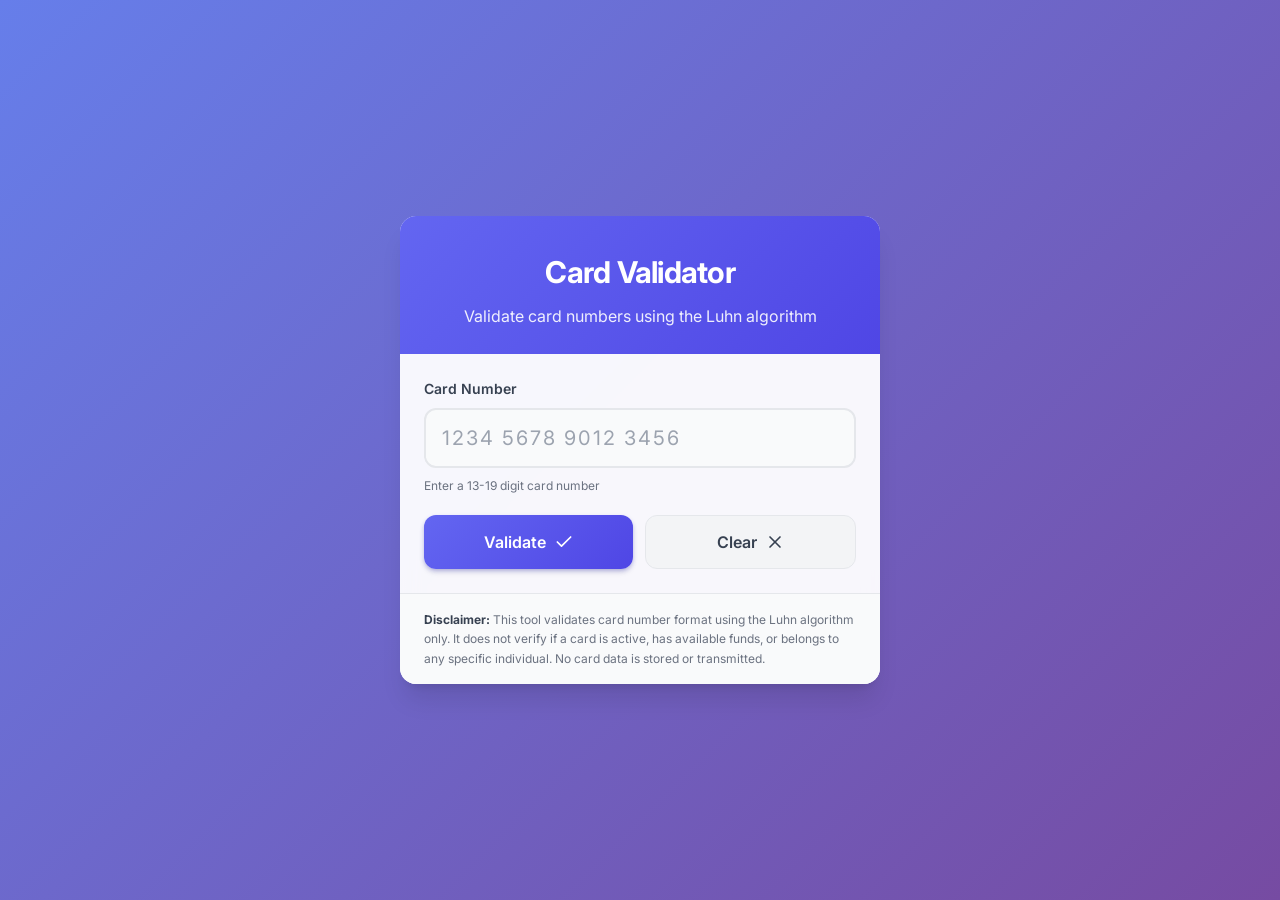
<file: index.html>
<!DOCTYPE html>
<html lang="en">
<head>
    <meta charset="UTF-8">
    <meta name="viewport" content="width=device-width, initial-scale=1.0">
    <meta name="description" content="Validate credit and debit card numbers using the Luhn algorithm. Free online card number format checker.">
    <title>Card Validator - Luhn Algorithm Checker</title>
    <link rel="preconnect" href="https://fonts.googleapis.com">
    <link rel="preconnect" href="https://fonts.gstatic.com" crossorigin>
    <link href="https://fonts.googleapis.com/css2?family=Inter:wght@400;500;600;700&display=swap" rel="stylesheet">
    <link rel="stylesheet" href="styles.css">
</head>
<body>
    <main class="container">
        <header class="header">
            <h1 class="header__title">Card Validator</h1>
            <p class="header__subtitle">Validate card numbers using the Luhn algorithm</p>
        </header>

        <section class="card-form" aria-labelledby="form-heading">
            <h2 id="form-heading" class="visually-hidden">Card Validation Form</h2>

            <form id="validation-form" class="form" novalidate>
                <div class="form__group">
                    <label for="card-number" class="form__label">Card Number</label>
                    <input
                        type="text"
                        id="card-number"
                        name="card-number"
                        class="form__input"
                        placeholder="1234 5678 9012 3456"
                        inputmode="numeric"
                        autocomplete="cc-number"
                        maxlength="23"
                        aria-describedby="card-hint"
                        required
                    >
                    <span id="card-hint" class="form__hint">Enter a 13-19 digit card number</span>
                </div>

                <div class="form__actions">
                    <button type="submit" class="btn btn--primary" id="validate-btn">
                        <span class="btn__text">Validate</span>
                        <svg class="btn__icon" aria-hidden="true" width="20" height="20" viewBox="0 0 24 24" fill="none" stroke="currentColor" stroke-width="2" stroke-linecap="round" stroke-linejoin="round">
                            <polyline points="20 6 9 17 4 12"></polyline>
                        </svg>
                    </button>
                    <button type="button" class="btn btn--secondary" id="clear-btn">
                        <span class="btn__text">Clear</span>
                        <svg class="btn__icon" aria-hidden="true" width="20" height="20" viewBox="0 0 24 24" fill="none" stroke="currentColor" stroke-width="2" stroke-linecap="round" stroke-linejoin="round">
                            <line x1="18" y1="6" x2="6" y2="18"></line>
                            <line x1="6" y1="6" x2="18" y2="18"></line>
                        </svg>
                    </button>
                </div>
            </form>

            <div id="result" class="result" role="status" aria-live="polite" hidden>
                <div class="result__icon" aria-hidden="true"></div>
                <p class="result__message"></p>
            </div>
        </section>

        <footer class="footer">
            <p class="footer__disclaimer">
                <strong>Disclaimer:</strong> This tool validates card number format using the Luhn algorithm only.
                It does not verify if a card is active, has available funds, or belongs to any specific individual.
                No card data is stored or transmitted.
            </p>
        </footer>
    </main>

    <script src="script.js"></script>
</body>
</html>
</file>
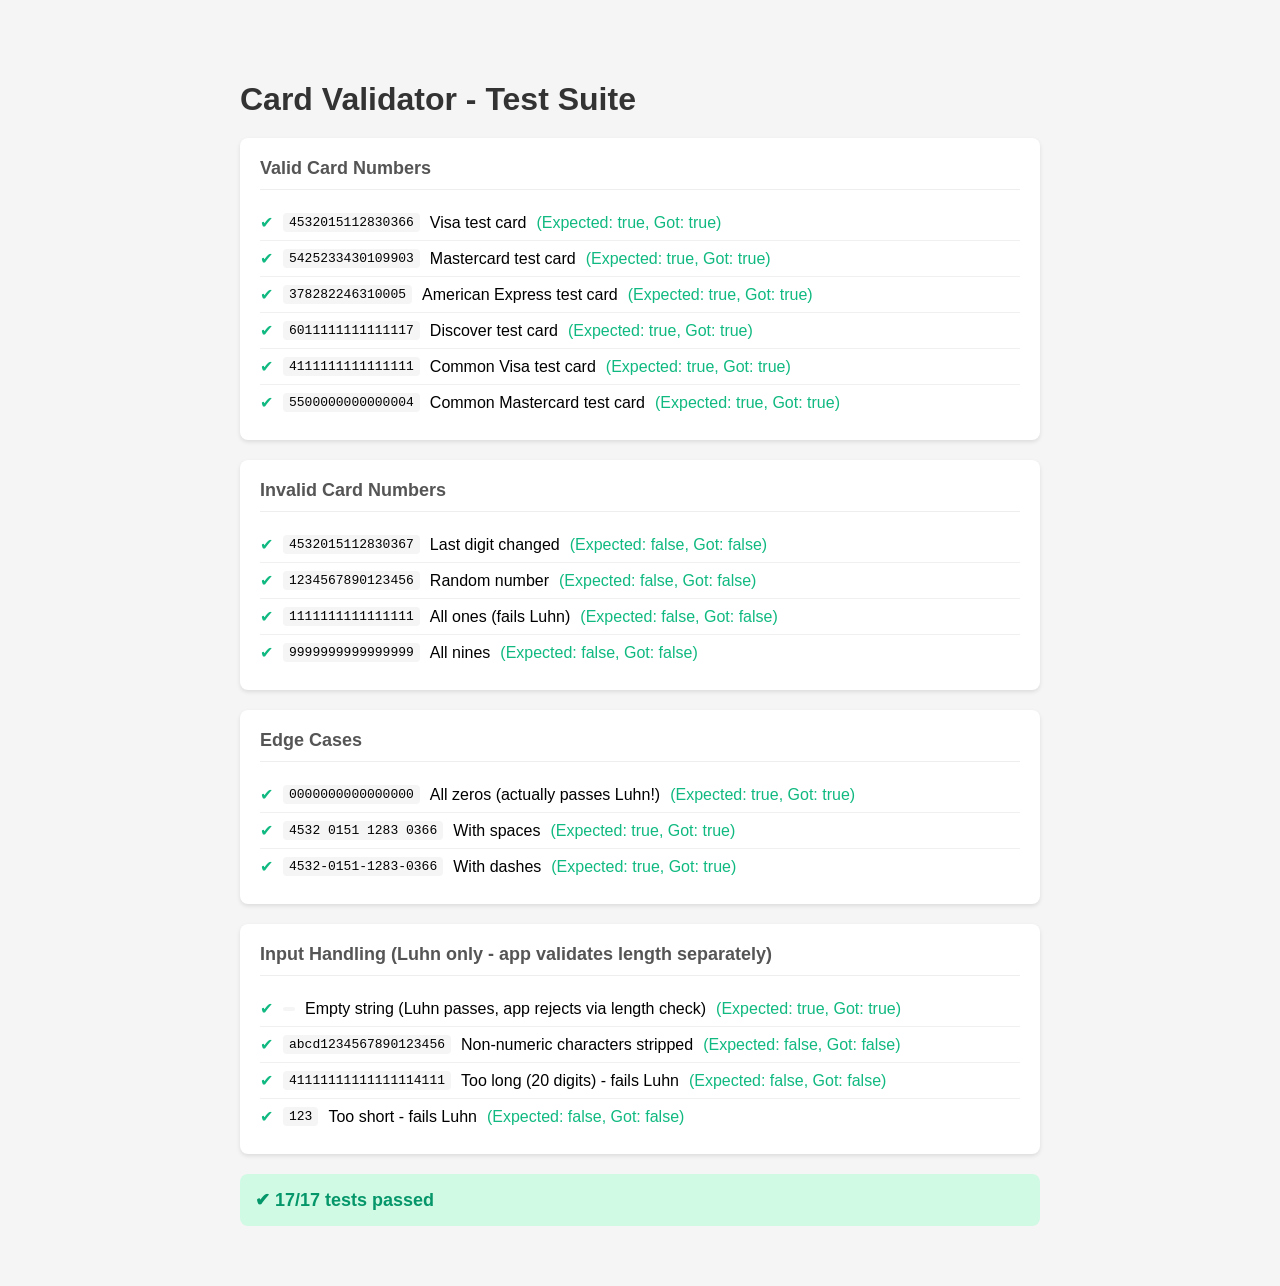
<file: test.html>
<!DOCTYPE html>
<html lang="en">
<head>
    <meta charset="UTF-8">
    <meta name="viewport" content="width=device-width, initial-scale=1.0">
    <title>Card Validator - Tests</title>
    <style>
        body {
            font-family: -apple-system, BlinkMacSystemFont, 'Segoe UI', Roboto, sans-serif;
            max-width: 800px;
            margin: 40px auto;
            padding: 20px;
            background: #f5f5f5;
        }
        h1 { color: #333; margin-bottom: 20px; }
        .test-section { background: white; padding: 20px; border-radius: 8px; margin-bottom: 20px; box-shadow: 0 2px 4px rgba(0,0,0,0.1); }
        .test-section h2 { margin-top: 0; color: #555; font-size: 18px; border-bottom: 1px solid #eee; padding-bottom: 10px; }
        .test { padding: 8px 0; border-bottom: 1px solid #f0f0f0; display: flex; align-items: center; gap: 10px; }
        .test:last-child { border-bottom: none; }
        .pass { color: #10b981; }
        .fail { color: #ef4444; }
        .test-card { font-family: monospace; background: #f5f5f5; padding: 2px 6px; border-radius: 4px; }
        .summary { font-size: 18px; font-weight: bold; margin-top: 20px; padding: 15px; border-radius: 8px; }
        .summary.all-pass { background: #d1fae5; color: #059669; }
        .summary.has-fail { background: #fee2e2; color: #dc2626; }
    </style>
</head>
<body>
    <h1>Card Validator - Test Suite</h1>
    <div id="results"></div>
    <div id="summary"></div>

    <script>
        // Copy of the Luhn validation function for testing
        function luhnValidate(cardNumber) {
            const digits = cardNumber.replace(/\D/g, '').split('').map(Number);
            let sum = 0;

            for (let i = digits.length - 1; i >= 0; i--) {
                let digit = digits[i];
                const isSecondFromRight = (digits.length - 1 - i) % 2 === 1;

                if (isSecondFromRight) {
                    digit *= 2;
                    if (digit > 9) {
                        digit -= 9;
                    }
                }

                sum += digit;
            }

            return sum % 10 === 0;
        }

        // Test cases
        const testCases = {
            'Valid Card Numbers': [
                { card: '4532015112830366', expected: true, description: 'Visa test card' },
                { card: '5425233430109903', expected: true, description: 'Mastercard test card' },
                { card: '378282246310005', expected: true, description: 'American Express test card' },
                { card: '6011111111111117', expected: true, description: 'Discover test card' },
                { card: '4111111111111111', expected: true, description: 'Common Visa test card' },
                { card: '5500000000000004', expected: true, description: 'Common Mastercard test card' },
            ],
            'Invalid Card Numbers': [
                { card: '4532015112830367', expected: false, description: 'Last digit changed' },
                { card: '1234567890123456', expected: false, description: 'Random number' },
                { card: '1111111111111111', expected: false, description: 'All ones (fails Luhn)' },
                { card: '9999999999999999', expected: false, description: 'All nines' },
            ],
            'Edge Cases': [
                { card: '0000000000000000', expected: true, description: 'All zeros (actually passes Luhn!)' },
                { card: '4532 0151 1283 0366', expected: true, description: 'With spaces' },
                { card: '4532-0151-1283-0366', expected: true, description: 'With dashes' },
            ],
            'Input Handling (Luhn only - app validates length separately)': [
                { card: '', expected: true, description: 'Empty string (Luhn passes, app rejects via length check)' },
                { card: 'abcd1234567890123456', expected: false, description: 'Non-numeric characters stripped' },
                { card: '41111111111111114111', expected: false, description: 'Too long (20 digits) - fails Luhn' },
                { card: '123', expected: false, description: 'Too short - fails Luhn' },
            ]
        };

        // Run tests
        let totalTests = 0;
        let passedTests = 0;
        let resultsHTML = '';

        for (const [section, tests] of Object.entries(testCases)) {
            resultsHTML += `<div class="test-section"><h2>${section}</h2>`;

            for (const test of tests) {
                totalTests++;
                const result = luhnValidate(test.card);
                const passed = result === test.expected;
                if (passed) passedTests++;

                const icon = passed ? '&#10004;' : '&#10008;';
                const statusClass = passed ? 'pass' : 'fail';

                resultsHTML += `
                    <div class="test">
                        <span class="${statusClass}">${icon}</span>
                        <span class="test-card">${test.card}</span>
                        <span>${test.description}</span>
                        <span class="${statusClass}">(Expected: ${test.expected}, Got: ${result})</span>
                    </div>
                `;
            }

            resultsHTML += '</div>';
        }

        document.getElementById('results').innerHTML = resultsHTML;

        // Summary
        const allPassed = passedTests === totalTests;
        const summaryClass = allPassed ? 'all-pass' : 'has-fail';
        document.getElementById('summary').innerHTML = `
            <div class="summary ${summaryClass}">
                ${allPassed ? '&#10004;' : '&#10008;'} ${passedTests}/${totalTests} tests passed
            </div>
        `;
    </script>
</body>
</html>
</file>
<file: styles.css>
/* ============================================
   Card Validator - Styles
   ============================================ */

/* CSS Custom Properties */
:root {
    /* Colors */
    --color-primary: #6366f1;
    --color-primary-dark: #4f46e5;
    --color-primary-light: #818cf8;

    --color-success: #10b981;
    --color-success-light: #d1fae5;
    --color-success-dark: #059669;

    --color-error: #ef4444;
    --color-error-light: #fee2e2;
    --color-error-dark: #dc2626;

    --color-gray-50: #f9fafb;
    --color-gray-100: #f3f4f6;
    --color-gray-200: #e5e7eb;
    --color-gray-300: #d1d5db;
    --color-gray-400: #9ca3af;
    --color-gray-500: #6b7280;
    --color-gray-600: #4b5563;
    --color-gray-700: #374151;
    --color-gray-800: #1f2937;
    --color-gray-900: #111827;

    --color-white: #ffffff;
    --color-black: #000000;

    /* Typography */
    --font-family: 'Inter', -apple-system, BlinkMacSystemFont, 'Segoe UI', Roboto, sans-serif;
    --font-size-xs: 0.75rem;
    --font-size-sm: 0.875rem;
    --font-size-base: 1rem;
    --font-size-lg: 1.125rem;
    --font-size-xl: 1.25rem;
    --font-size-2xl: 1.5rem;
    --font-size-3xl: 1.875rem;
    --font-size-4xl: 2.25rem;

    /* Spacing */
    --spacing-1: 0.25rem;
    --spacing-2: 0.5rem;
    --spacing-3: 0.75rem;
    --spacing-4: 1rem;
    --spacing-5: 1.25rem;
    --spacing-6: 1.5rem;
    --spacing-8: 2rem;
    --spacing-10: 2.5rem;
    --spacing-12: 3rem;

    /* Border Radius */
    --radius-sm: 0.375rem;
    --radius-md: 0.5rem;
    --radius-lg: 0.75rem;
    --radius-xl: 1rem;
    --radius-full: 9999px;

    /* Shadows */
    --shadow-sm: 0 1px 2px 0 rgb(0 0 0 / 0.05);
    --shadow-md: 0 4px 6px -1px rgb(0 0 0 / 0.1), 0 2px 4px -2px rgb(0 0 0 / 0.1);
    --shadow-lg: 0 10px 15px -3px rgb(0 0 0 / 0.1), 0 4px 6px -4px rgb(0 0 0 / 0.1);
    --shadow-xl: 0 20px 25px -5px rgb(0 0 0 / 0.1), 0 8px 10px -6px rgb(0 0 0 / 0.1);

    /* Transitions */
    --transition-fast: 150ms ease;
    --transition-base: 200ms ease;
    --transition-slow: 300ms ease;
}

/* Reset & Base Styles */
*,
*::before,
*::after {
    box-sizing: border-box;
    margin: 0;
    padding: 0;
}

html {
    font-size: 16px;
    -webkit-font-smoothing: antialiased;
    -moz-osx-font-smoothing: grayscale;
}

body {
    font-family: var(--font-family);
    font-size: var(--font-size-base);
    line-height: 1.6;
    color: var(--color-gray-800);
    background: linear-gradient(135deg, #667eea 0%, #764ba2 100%);
    min-height: 100vh;
    display: flex;
    align-items: center;
    justify-content: center;
    padding: var(--spacing-4);
}

/* Accessibility */
.visually-hidden {
    position: absolute;
    width: 1px;
    height: 1px;
    padding: 0;
    margin: -1px;
    overflow: hidden;
    clip: rect(0, 0, 0, 0);
    white-space: nowrap;
    border: 0;
}

/* Focus Styles */
:focus-visible {
    outline: 2px solid var(--color-primary);
    outline-offset: 2px;
}

/* Container */
.container {
    width: 100%;
    max-width: 480px;
    background: rgba(255, 255, 255, 0.95);
    backdrop-filter: blur(10px);
    border-radius: var(--radius-xl);
    box-shadow: var(--shadow-xl);
    overflow: hidden;
}

/* Header */
.header {
    text-align: center;
    padding: var(--spacing-8) var(--spacing-6) var(--spacing-6);
    background: linear-gradient(135deg, var(--color-primary) 0%, var(--color-primary-dark) 100%);
    color: var(--color-white);
}

.header__title {
    font-size: var(--font-size-3xl);
    font-weight: 700;
    margin-bottom: var(--spacing-2);
    letter-spacing: -0.025em;
}

.header__subtitle {
    font-size: var(--font-size-base);
    opacity: 0.9;
    font-weight: 400;
}

/* Card Form Section */
.card-form {
    padding: var(--spacing-6);
}

/* Form */
.form {
    display: flex;
    flex-direction: column;
    gap: var(--spacing-5);
}

.form__group {
    display: flex;
    flex-direction: column;
    gap: var(--spacing-2);
}

.form__label {
    font-size: var(--font-size-sm);
    font-weight: 600;
    color: var(--color-gray-700);
}

.form__input {
    width: 100%;
    padding: var(--spacing-4);
    font-family: var(--font-family);
    font-size: var(--font-size-xl);
    letter-spacing: 0.1em;
    color: var(--color-gray-800);
    background: var(--color-gray-50);
    border: 2px solid var(--color-gray-200);
    border-radius: var(--radius-lg);
    transition: border-color var(--transition-base), box-shadow var(--transition-base);
}

.form__input::placeholder {
    color: var(--color-gray-400);
    letter-spacing: 0.1em;
}

.form__input:hover {
    border-color: var(--color-gray-300);
}

.form__input:focus {
    outline: none;
    border-color: var(--color-primary);
    box-shadow: 0 0 0 3px rgba(99, 102, 241, 0.15);
    background: var(--color-white);
}

.form__hint {
    font-size: var(--font-size-xs);
    color: var(--color-gray-500);
}

/* Form Actions */
.form__actions {
    display: flex;
    gap: var(--spacing-3);
}

/* Buttons */
.btn {
    flex: 1;
    display: inline-flex;
    align-items: center;
    justify-content: center;
    gap: var(--spacing-2);
    padding: var(--spacing-4) var(--spacing-5);
    font-family: var(--font-family);
    font-size: var(--font-size-base);
    font-weight: 600;
    text-decoration: none;
    border: none;
    border-radius: var(--radius-lg);
    cursor: pointer;
    transition: all var(--transition-base);
}

.btn__icon {
    flex-shrink: 0;
}

.btn--primary {
    color: var(--color-white);
    background: linear-gradient(135deg, var(--color-primary) 0%, var(--color-primary-dark) 100%);
    box-shadow: var(--shadow-md), 0 2px 4px rgba(99, 102, 241, 0.3);
}

.btn--primary:hover {
    transform: translateY(-1px);
    box-shadow: var(--shadow-lg), 0 4px 8px rgba(99, 102, 241, 0.4);
}

.btn--primary:active {
    transform: translateY(0);
    box-shadow: var(--shadow-sm);
}

.btn--secondary {
    color: var(--color-gray-700);
    background: var(--color-gray-100);
    border: 1px solid var(--color-gray-200);
}

.btn--secondary:hover {
    background: var(--color-gray-200);
    border-color: var(--color-gray-300);
}

.btn--secondary:active {
    background: var(--color-gray-300);
}

/* Result */
.result {
    margin-top: var(--spacing-5);
    padding: var(--spacing-5);
    border-radius: var(--radius-lg);
    text-align: center;
    animation: slideIn 0.3s ease;
}

@keyframes slideIn {
    from {
        opacity: 0;
        transform: translateY(-10px);
    }
    to {
        opacity: 1;
        transform: translateY(0);
    }
}

.result__icon {
    margin-bottom: var(--spacing-3);
}

.result__message {
    font-size: var(--font-size-sm);
    font-weight: 500;
    line-height: 1.5;
}

.result--success {
    background: var(--color-success-light);
    border: 1px solid var(--color-success);
}

.result--success .result__icon {
    color: var(--color-success-dark);
}

.result--success .result__message {
    color: var(--color-success-dark);
}

.result--error {
    background: var(--color-error-light);
    border: 1px solid var(--color-error);
}

.result--error .result__icon {
    color: var(--color-error-dark);
}

.result--error .result__message {
    color: var(--color-error-dark);
}

/* Footer */
.footer {
    padding: var(--spacing-4) var(--spacing-6);
    background: var(--color-gray-50);
    border-top: 1px solid var(--color-gray-200);
}

.footer__disclaimer {
    font-size: var(--font-size-xs);
    color: var(--color-gray-500);
    line-height: 1.6;
}

.footer__disclaimer strong {
    color: var(--color-gray-700);
}

/* Responsive Design */
@media (max-width: 480px) {
    body {
        padding: var(--spacing-2);
        align-items: flex-start;
        padding-top: var(--spacing-4);
    }

    .container {
        border-radius: var(--radius-lg);
    }

    .header {
        padding: var(--spacing-6) var(--spacing-4) var(--spacing-5);
    }

    .header__title {
        font-size: var(--font-size-2xl);
    }

    .header__subtitle {
        font-size: var(--font-size-sm);
    }

    .card-form {
        padding: var(--spacing-4);
    }

    .form__input {
        padding: var(--spacing-3);
        font-size: var(--font-size-lg);
    }

    .form__actions {
        flex-direction: column;
    }

    .btn {
        padding: var(--spacing-3) var(--spacing-4);
    }

    .footer {
        padding: var(--spacing-3) var(--spacing-4);
    }
}

/* Reduced Motion */
@media (prefers-reduced-motion: reduce) {
    *,
    *::before,
    *::after {
        animation-duration: 0.01ms !important;
        animation-iteration-count: 1 !important;
        transition-duration: 0.01ms !important;
    }
}
</file>
